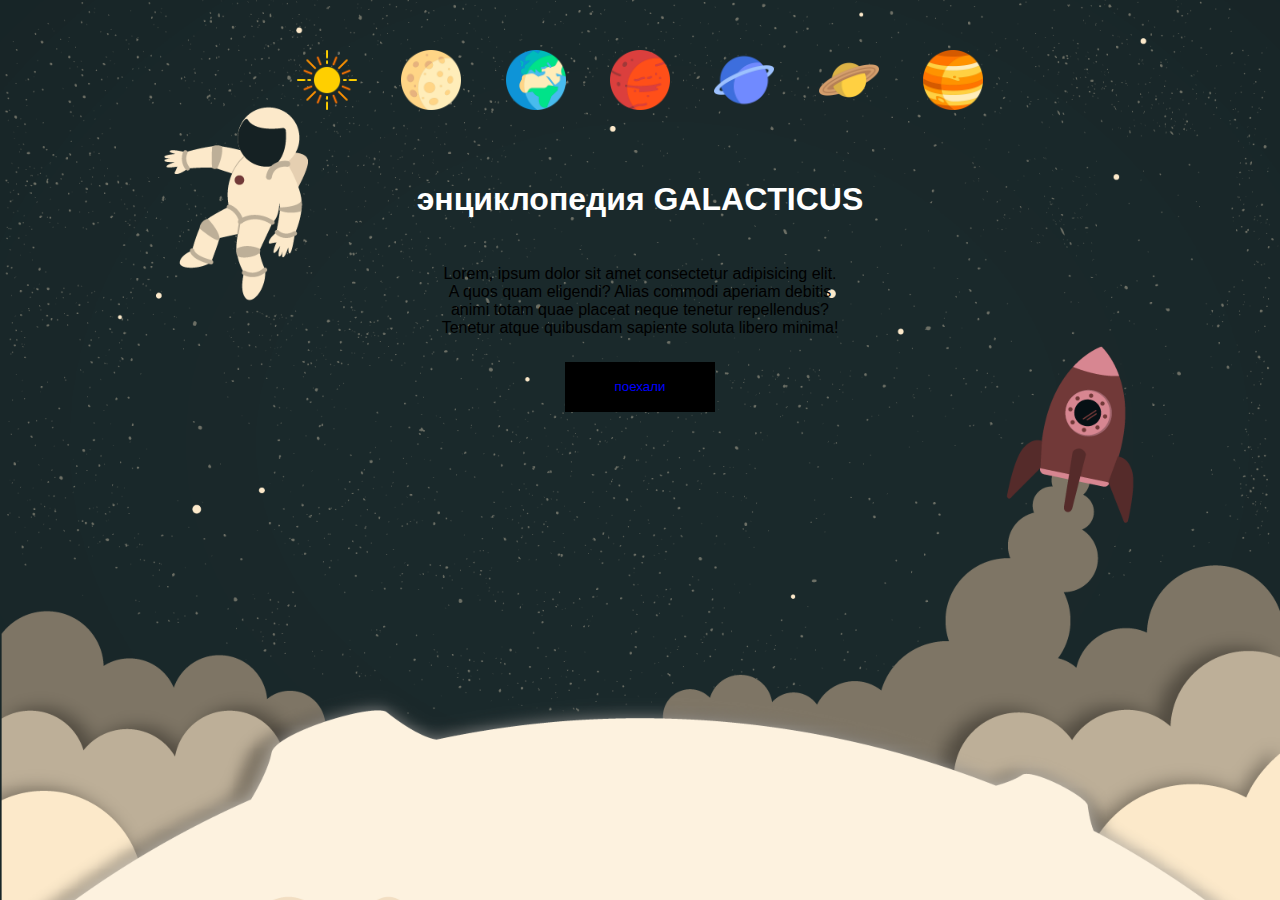
<file: index.html>
<!DOCTYPE html>
<html lang="en">

<head>
    <meta charset="UTF-8">
    <meta name="viewport" content="width=, initial-scale=1.0">
    <meta http-equiv="X-UA-Compatible" content="ie=edge">
    <title>GALACTICUS</title>
    <link rel="stylesheet" href="styles.css">
    <script defer src="script.js"></script>
</head>

<body>
    <header>
        <nav>
            <li>
                <a href="sun.html">
                    <img src="img/icons/sun.png"></a>
            </li>
            <li>
                <a href="#">
                    <img src="img/icons/moon.png"></a>
            </li>
            <li>
                <a href="#">
                    <img src="img/icons/planet-earth.png"></a>
            </li>
            <li>
                <a href="#">
                    <img src="img/icons/mars.png"></a>
            </li>
            <li>
                <a href="#">
                    <img src="img/icons/uranus.png"></a>
            </li>
            <li>
                <a href="#">
                    <img src="img/icons/saturn.png"></a>
            </li>
            <li>
                <a href="#">
                    <img src="img/icons/jupiter.png"></a>
            </li>
        </nav>
        <header>
            <main>
                <h1>
                    энциклопедия GALACTICUS
                </h1>
                <p>
                    Lorem, ipsum dolor sit amet consectetur adipisicing elit. A quos quam eligendi? Alias commodi aperiam debitis animi totam quae placeat neque tenetur repellendus? Tenetur atque quibusdam sapiente soluta libero minima!
                </p>
                <button onclick="run()">поехали</button>
            </main>

</body>

</html>
</file>
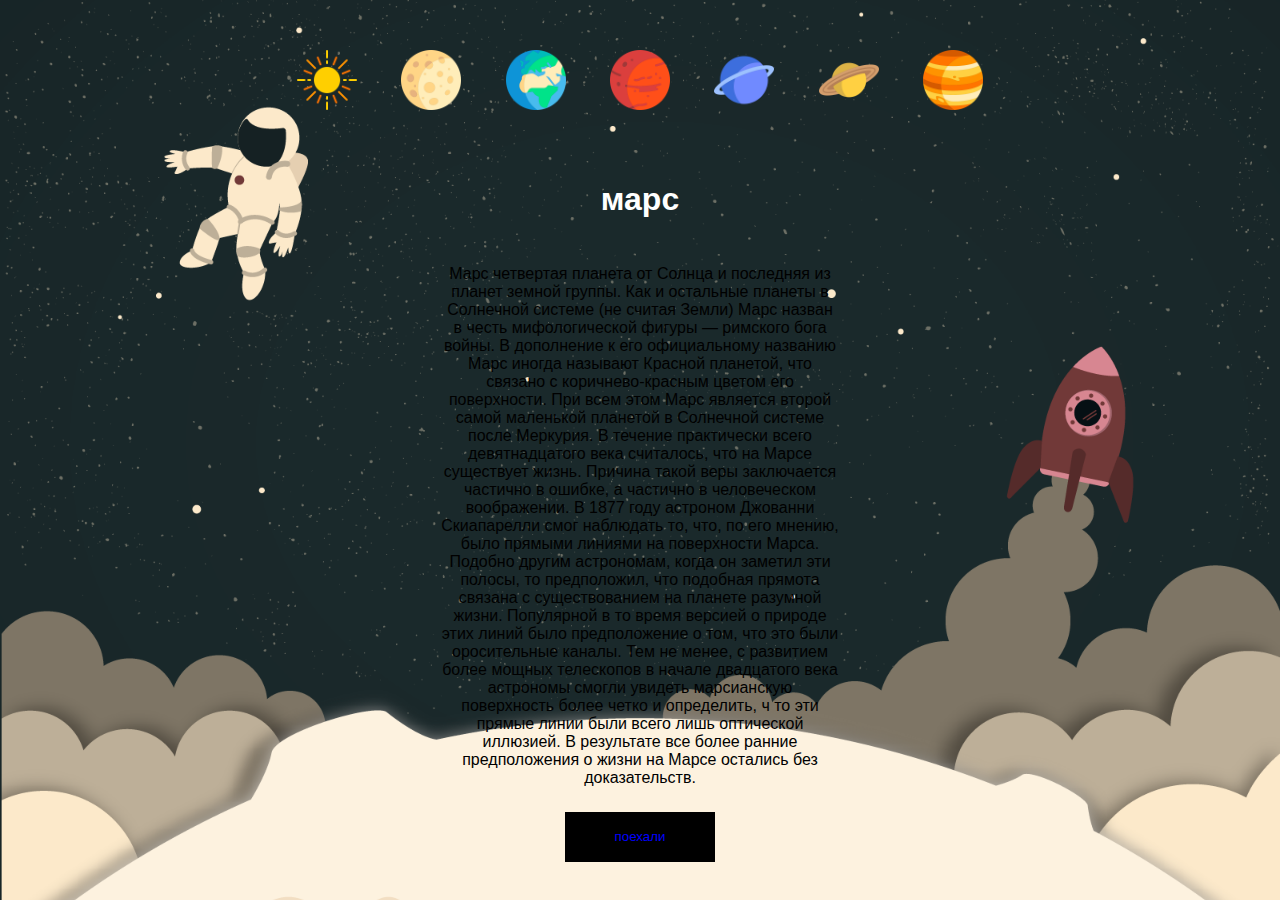
<file: mars.html>
<!DOCTYPE html>
<html lang="en">

<head>
    <meta charset="UTF-8">
    <meta name="viewport" content="width=, initial-scale=1.0">
    <meta http-equiv="X-UA-Compatible" content="ie=edge">
    <title>GALACTICUS</title>
    <link rel="stylesheet" href="styles.css">
</head>

<body>
    <header>
        <nav>
            <li>
                <a href="sun.html">
                    <img src="img/icons/sun.png"></a>
            </li>
            <li>
                <a href="moon.html">
                    <img src="img/icons/moon.png"></a>
            </li>
            <li>
                <a href="mars.html">
                    <img src="img/icons/planet-earth.png"></a>
            </li>
            <li>
                <a href="uran.html">
                    <img src="img/icons/mars.png"></a>
            </li>
            <li>
                <a href="upiter.html">
                    <img src="img/icons/uranus.png"></a>
            </li>
            <li>
                <a href="vinera.html">
                    <img src="img/icons/saturn.png"></a>
            </li>
            <li>
                <a href="#">
                    <img src="img/icons/jupiter.png"></a>
            </li>
        </nav>
        <header>
            <main>
                <h1>
                    марс
                </h1>
                <p>
                    Марс четвертая планета от Солнца и последняя из планет земной группы. Как и остальные планеты в Солнечной системе (не считая Земли) Марс назван в честь мифологической фигуры — римского бога войны. В дополнение к его официальному названию Марс иногда называют
                    Красной планетой, что связано с коричнево-красным цветом его поверхности. При всем этом Марс является второй самой маленькой планетой в Солнечной системе после Меркурия. В течение практически всего девятнадцатого века считалось, что
                    на Марсе существует жизнь. Причина такой веры заключается частично в ошибке, а частично в человеческом воображении. В 1877 году астроном Джованни Скиапарелли смог наблюдать то, что, по его мнению, было прямыми линиями на поверхности
                    Марса. Подобно другим астрономам, когда он заметил эти полосы, то предположил, что подобная прямота связана с существованием на планете разумной жизни. Популярной в то время версией о природе этих линий было предположение о том, что
                    это были оросительные каналы. Тем не менее, с развитием более мощных телескопов в начале двадцатого века астрономы смогли увидеть марсианскую поверхность более четко и определить, ч то эти прямые линии были всего лишь оптической иллюзией.
                    В результате все более ранние предположения о жизни на Марсе остались без доказательств.
                </p>
                <button>поехали</button>
            </main>

</body>

</html>
</file>
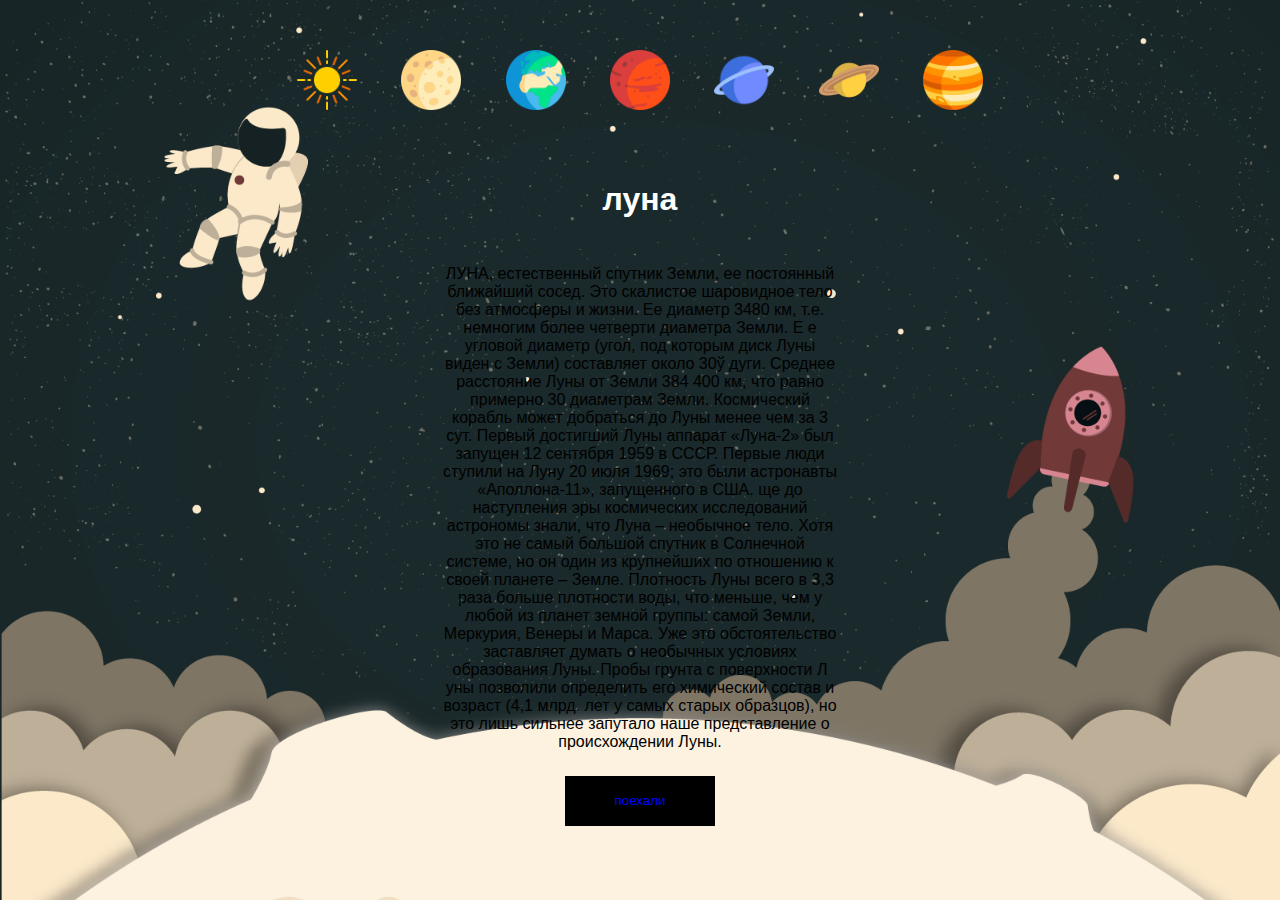
<file: moon.html>
<!DOCTYPE html>
<html lang="en">

<head>
    <meta charset="UTF-8">
    <meta name="viewport" content="width=, initial-scale=1.0">
    <meta http-equiv="X-UA-Compatible" content="ie=edge">
    <title>GALACTICUS</title>
    <link rel="stylesheet" href="styles.css">
</head>

<body>
    <header>
        <nav>
            <li>
                <a href="sun.html">
                    <img src="img/icons/sun.png"></a>
            </li>
            <li>
                <a href="moon.html">
                    <img src="img/icons/moon.png"></a>
            </li>
            <li>
                <a href="mars.html">
                    <img src="img/icons/planet-earth.png"></a>
            </li>
            <li>
                <a href="uran.html">
                    <img src="img/icons/mars.png"></a>
            </li>
            <li>
                <a href="upiter.html">
                    <img src="img/icons/uranus.png"></a>
            </li>
            <li>
                <a href="vinera.html">
                    <img src="img/icons/saturn.png"></a>
            </li>
            <li>
                <a href="#">
                    <img src="img/icons/jupiter.png"></a>
            </li>
        </nav>
        <header>
            <main>
                <h1>
                    луна
                </h1>
                <p>
                    ЛУНА, естественный спутник Земли, ее постоянный ближайший сосед. Это скалистое шаровидное тело без атмосферы и жизни. Ее диаметр 3480 км, т.е. немногим более четверти диаметра Земли. Е е угловой диаметр (угол, под которым диск Луны виден с Земли) составляет
                    около 30ў дуги. Среднее расстояние Луны от Земли 384 400 км, что равно примерно 30 диаметрам Земли. Космический корабль может добраться до Луны менее чем за 3 сут. Первый достигший Луны аппарат «Луна-2» был запущен 12 сентября 1959
                    в СССР. Первые люди ступили на Луну 20 июля 1969; это были астронавты «Аполлона-11», запущенного в США. ще до наступления эры космических исследований астрономы знали, что Луна – необычное тело. Хотя это не самый большой спутник в
                    Солнечной системе, но он один из крупнейших по отношению к своей планете – Земле. Плотность Луны всего в 3,3 раза больше плотности воды, что меньше, чем у любой из планет земной группы: самой Земли, Меркурия, Венеры и Марса. Уже это
                    обстоятельство заставляет думать о необычных условиях образования Луны. Пробы грунта с поверхности Л уны позволили определить его химический состав и возраст (4,1 млрд. лет у самых старых образцов), но это лишь сильнее запутало наше
                    представление о происхождении Луны.


                </p>
                <button>поехали</button>
            </main>

</body>

</html>
</file>
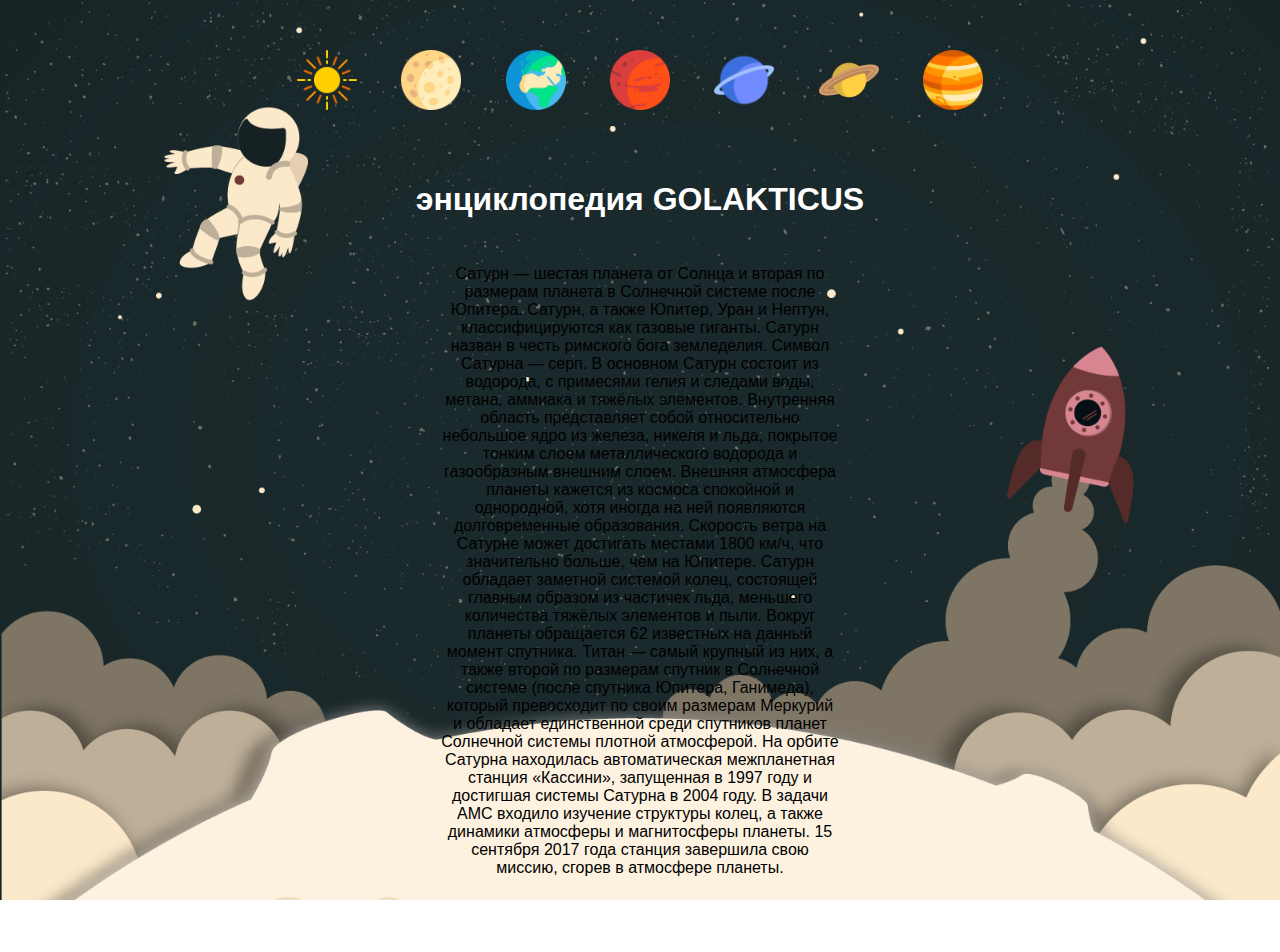
<file: saturn.html>
<!DOCTYPE html>
<html lang="en">

<head>
    <meta charset="UTF-8">
    <meta name="viewport" content="width=, initial-scale=1.0">
    <meta http-equiv="X-UA-Compatible" content="ie=edge">
    <title>GALACTICUS</title>
    <link rel="stylesheet" href="styles.css">
</head>

<body>
    <header>
        <nav>
            <li>
                <a href="sun.html">
                    <img src="img/icons/sun.png"></a>
            </li>
            <li>
                <a href="#">
                    <img src="img/icons/moon.png"></a>
            </li>
            <li>
                <a href="#">
                    <img src="img/icons/planet-earth.png"></a>
            </li>
            <li>
                <a href="#">
                    <img src="img/icons/mars.png"></a>
            </li>
            <li>
                <a href="#">
                    <img src="img/icons/uranus.png"></a>
            </li>
            <li>
                <a href="#">
                    <img src="img/icons/saturn.png"></a>
            </li>
            <li>
                <a href="#">
                    <img src="img/icons/jupiter.png"></a>
            </li>
        </nav>
        <header>
            <main>
                <h1>
                    энциклопедия GOLAKTICUS
                </h1>
                <p>
                    Сатурн — шестая планета от Солнца и вторая по размерам планета в Солнечной системе после Юпитера. Сатурн, а также Юпитер, Уран и Нептун, классифицируются как газовые гиганты. Сатурн назван в честь римского бога земледелия. Символ Сатурна — серп. В основном
                    Сатурн состоит из водорода, с примесями гелия и следами воды, метана, аммиака и тяжёлых элементов. Внутренняя область представляет собой относительно небольшое ядро из железа, никеля и льда, покрытое тонким слоем металлического водорода
                    и газообразным внешним слоем. Внешняя атмосфера планеты кажется из космоса спокойной и однородной, хотя иногда на ней появляются долговременные образования. Скорость ветра на Сатурне может достигать местами 1800 км/ч, что значительно
                    больше, чем на Юпитере. Сатурн обладает заметной системой колец, состоящей главным образом из частичек льда, меньшего количества тяжёлых элементов и пыли. Вокруг планеты обращается 62 известных на данный момент спутника. Титан — самый
                    крупный из них, а также второй по размерам спутник в Солнечной системе (после спутника Юпитера, Ганимеда), который превосходит по своим размерам Меркурий и обладает единственной среди спутников планет Солнечной системы плотной атмосферой.
                    На орбите Сатурна находилась автоматическая межпланетная станция «Кассини», запущенная в 1997 году и достигшая системы Сатурна в 2004 году. В задачи АМС входило изучение структуры колец, а также динамики атмосферы и магнитосферы планеты.
                    15 сентября 2017 года станция завершила свою миссию, сгорев в атмосфере планеты.
                </p>
                <button>поехали</button>
            </main>

</body>

</html>
</file>
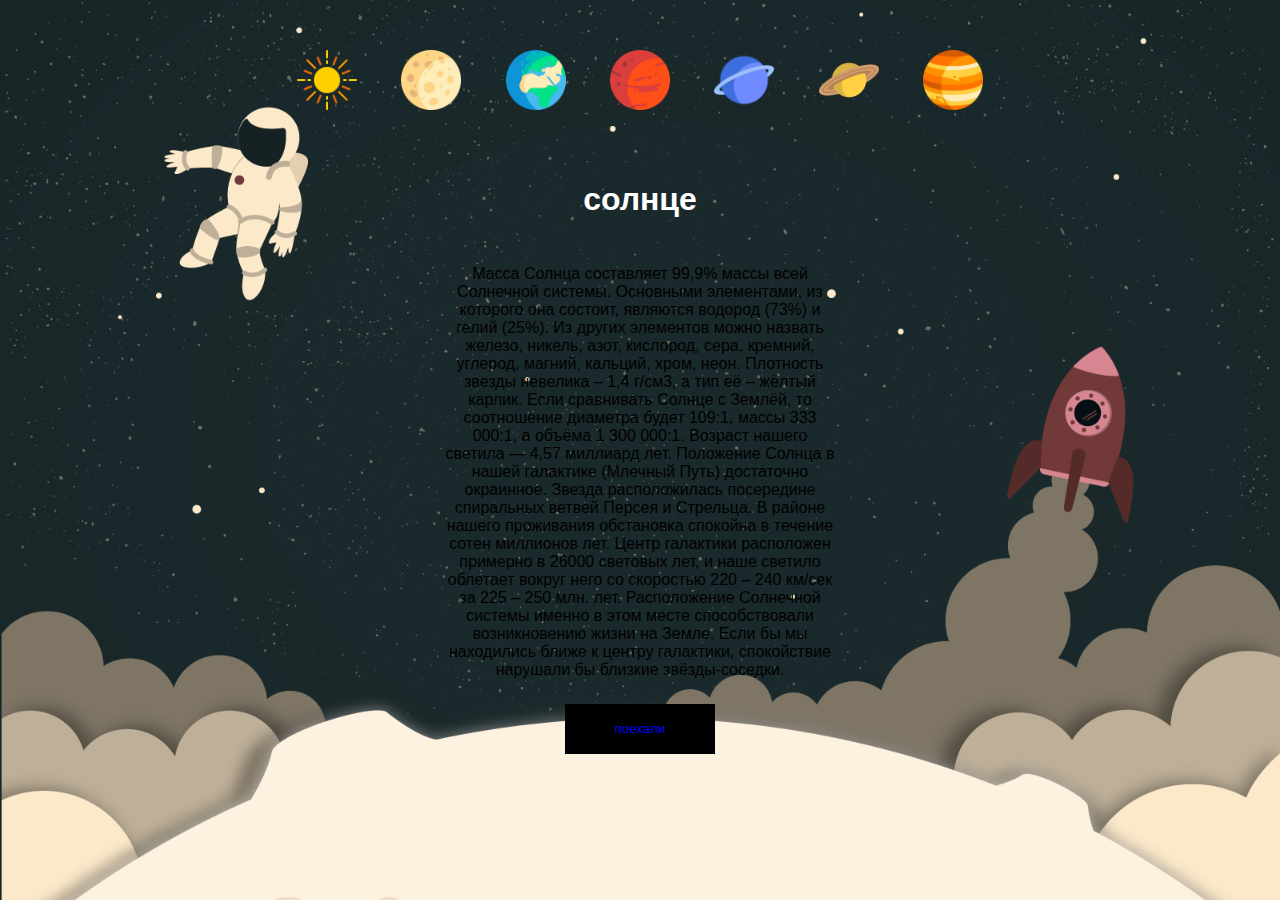
<file: sun.html>
<!DOCTYPE html>
<html lang="en">

<head>
    <meta charset="UTF-8">
    <meta name="viewport" content="width=, initial-scale=1.0">
    <meta http-equiv="X-UA-Compatible" content="ie=edge">
    <title>GALACTICUS</title>
    <link rel="stylesheet" href="styles.css">
</head>

<body>
    <header>
        <nav>
            <li>
                <a href="sun.html">
                    <img src="img/icons/sun.png"></a>
            </li>
            <li>
                <a href="moon.html">
                    <img src="img/icons/moon.png"></a>
            </li>
            <li>
                <a href="mars.html">
                    <img src="img/icons/planet-earth.png"></a>
            </li>
            <li>
                <a href="uran.html">
                    <img src="img/icons/mars.png"></a>
            </li>
            <li>
                <a href="upiter.html">
                    <img src="img/icons/uranus.png"></a>
            </li>
            <li>
                <a href="vinera.html">
                    <img src="img/icons/saturn.png"></a>
            </li>
            <li>
                <a href="#">
                    <img src="img/icons/jupiter.png"></a>
            </li>
        </nav>
        <header>
            <main>
                <h1>
                    солнце
                </h1>
                <p>
                    Масса Солнца составляет 99,9% массы всей Солнечной системы. Основными элементами, из которого она состоит, являются водород (73%) и гелий (25%). Из других элементов можно назвать железо, никель, азот, кислород, сера, кремний, углерод, магний, кальций,
                    хром, неон. Плотность звезды невелика – 1,4 г/см3, а тип её – жёлтый карлик. Если сравнивать Солнце с Землёй, то соотношение диаметра будет 109:1, массы 333 000:1, а объёма 1 300 000:1. Возраст нашего светила — 4,57 миллиард лет. Положение
                    Солнца в нашей галактике (Млечный Путь) достаточно окраинное. Звезда расположилась посередине спиральных ветвей Персея и Стрельца. В районе нашего проживания обстановка спокойна в течение сотен миллионов лет. Центр галактики расположен
                    примерно в 26000 световых лет, и наше светило облетает вокруг него со скоростью 220 – 240 км/сек за 225 – 250 млн. лет. Расположение Солнечной системы именно в этом месте способствовали возникновению жизни на Земле. Если бы мы находились
                    ближе к центру галактики, спокойствие нарушали бы близкие звёзды-соседки.
                </p>
                <button>поехали</button>
            </main>

</body>

</html>
</file>
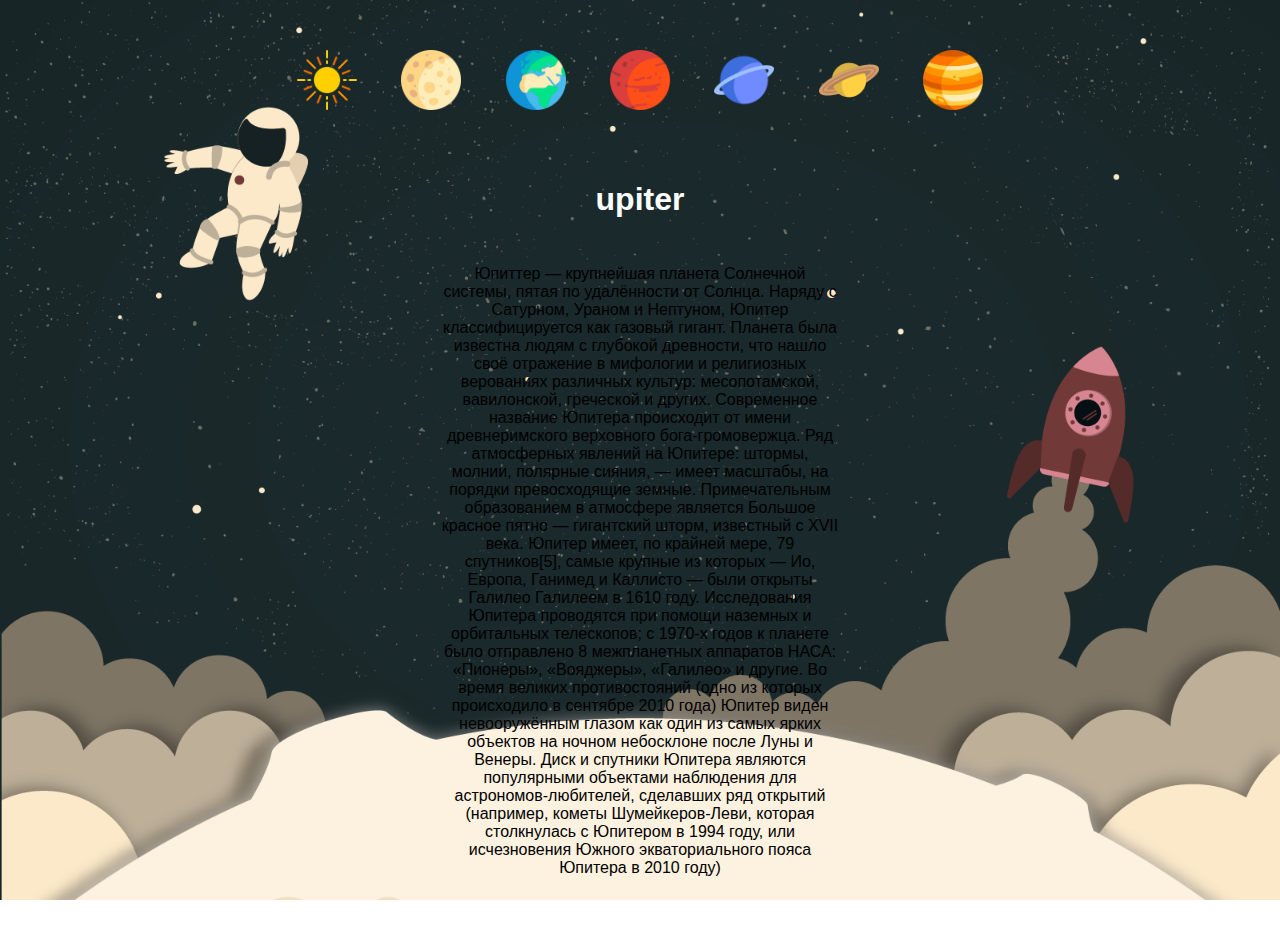
<file: upiter.html>
<!DOCTYPE html>
<html lang="en">

<head>
    <meta charset="UTF-8">
    <meta name="viewport" content="width=, initial-scale=1.0">
    <meta http-equiv="X-UA-Compatible" content="ie=edge">
    <title>GALACTICUS</title>
    <link rel="stylesheet" href="styles.css">
</head>

<body>
    <header>
        <nav>
            <li>
                <a href="sun.html">
                    <img src="img/icons/sun.png"></a>
            </li>
            <li>
                <a href="moon.html">
                    <img src="img/icons/moon.png"></a>
            </li>
            <li>
                <a href="mars.html">
                    <img src="img/icons/planet-earth.png"></a>
            </li>
            <li>
                <a href="uran.html">
                    <img src="img/icons/mars.png"></a>
            </li>
            <li>
                <a href="upiter.html">
                    <img src="img/icons/uranus.png"></a>
            </li>
            <li>
                <a href="vinera.html">
                    <img src="img/icons/saturn.png"></a>
            </li>
            <li>
                <a href="#">
                    <img src="img/icons/jupiter.png"></a>
            </li>
        </nav>
        <header>
            <main>
                <h1>
                    upiter
                </h1>
                <p>
                    Юпиттер — крупнейшая планета Солнечной системы, пятая по удалённости от Солнца. Наряду с Сатурном, Ураном и Нептуном, Юпитер классифицируется как газовый гигант. Планета была известна людям с глубокой древности, что нашло своё отражение в мифологии и
                    религиозных верованиях различных культур: месопотамской, вавилонской, греческой и других. Современное название Юпитера происходит от имени древнеримского верховного бога-громовержца. Ряд атмосферных явлений на Юпитере: штормы, молнии,
                    полярные сияния, — имеет масштабы, на порядки превосходящие земные. Примечательным образованием в атмосфере является Большое красное пятно — гигантский шторм, известный с XVII века. Юпитер имеет, по крайней мере, 79 спутников[5], самые
                    крупные из которых — Ио, Европа, Ганимед и Каллисто — были открыты Галилео Галилеем в 1610 году. Исследования Юпитера проводятся при помощи наземных и орбитальных телескопов; с 1970-х годов к планете было отправлено 8 межпланетных
                    аппаратов НАСА: «Пионеры», «Вояджеры», «Галилео» и другие. Во время великих противостояний (одно из которых происходило в сентябре 2010 года) Юпитер виден невооружённым глазом как один из самых ярких объектов на ночном небосклоне после
                    Луны и Венеры. Диск и спутники Юпитера являются популярными объектами наблюдения для астрономов-любителей, сделавших ряд открытий (например, кометы Шумейкеров-Леви, которая столкнулась с Юпитером в 1994 году, или исчезновения Южного
                    экваториального пояса Юпитера в 2010 году)
                </p>
                <button>поехали</button>
            </main>

</body>

</html>
</file>
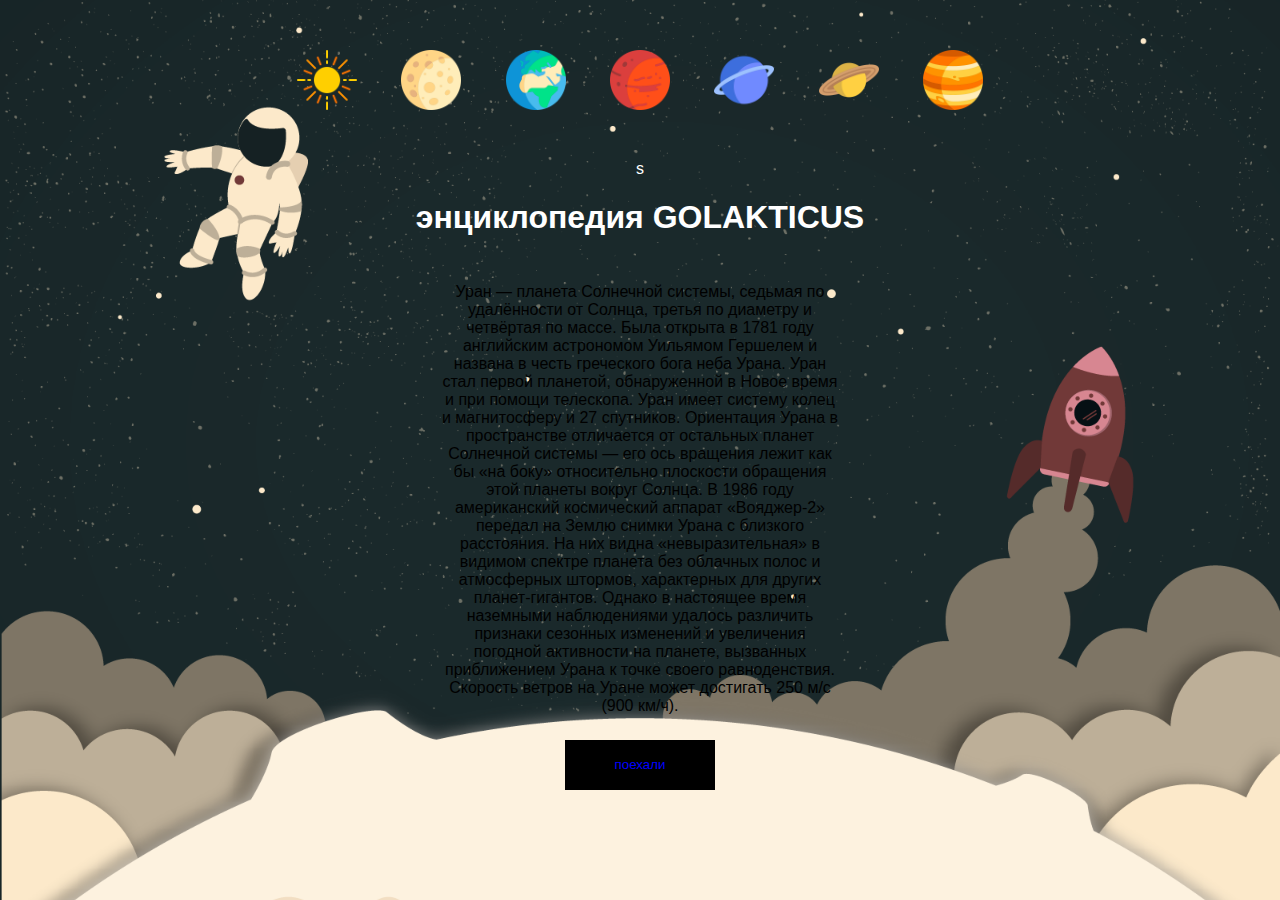
<file: uran.html>
<!DOCTYPE html>
<html lang="en">

<head>
    <meta charset="UTF-8">
    <meta name="viewport" content="width=, initial-scale=1.0">
    <meta http-equiv="X-UA-Compatible" content="ie=edge">
    <title>GALACTICUS</title>
    <link rel="stylesheet" href="styles.css">
</head>

<body>
    <header>
        <nav>
            <li>
                <a href="sun.html">
                    <img src="img/icons/sun.png"></a>
            </li>
            <li>
                <a href="moon.html">
                    <img src="img/icons/moon.png"></a>
            </li>
            <li>
                <a href="mars.html">
                    <img src="img/icons/planet-earth.png"></a>
            </li>
            <li>
                <a href="uran.html">
                    <img src="img/icons/mars.png"></a>
            </li>
            <li>
                <a href="upiter.html">
                    <img src="img/icons/uranus.png"></a>
            </li>
            <li>
                <a href="vinera.html">
                    <img src="img/icons/saturn.png"></a>
            </li>
            <li>
                <a href="#">
                    <img src="img/icons/jupiter.png"></a>
            </li>
        </nav>s
        <header>
            <main>
                <h1>
                    энциклопедия GOLAKTICUS
                </h1>
                <p>
                    Уран — планета Солнечной системы, седьмая по удалённости от Солнца, третья по диаметру и четвёртая по массе. Была открыта в 1781 году английским астрономом Уильямом Гершелем и названа в честь греческого бога неба Урана. Уран стал первой планетой, обнаруженной
                    в Новое время и при помощи телескопа. Уран имеет систему колец и магнитосферу и 27 спутников. Ориентация Урана в пространстве отличается от остальных планет Солнечной системы — его ось вращения лежит как бы «на боку» относительно плоскости
                    обращения этой планеты вокруг Солнца. В 1986 году американский космический аппарат «Вояджер-2» передал на Землю снимки Урана с близкого расстояния. На них видна «невыразительная» в видимом спектре планета без облачных полос и атмосферных
                    штормов, характерных для других планет-гигантов. Однако в настоящее время наземными наблюдениями удалось различить признаки сезонных изменений и увеличения погодной активности на планете, вызванных приближением Урана к точке своего
                    равноденствия. Скорость ветров на Уране может достигать 250 м/с (900 км/ч).
                </p>
                <button>поехали</button>
            </main>

</body>

</html>
</file>
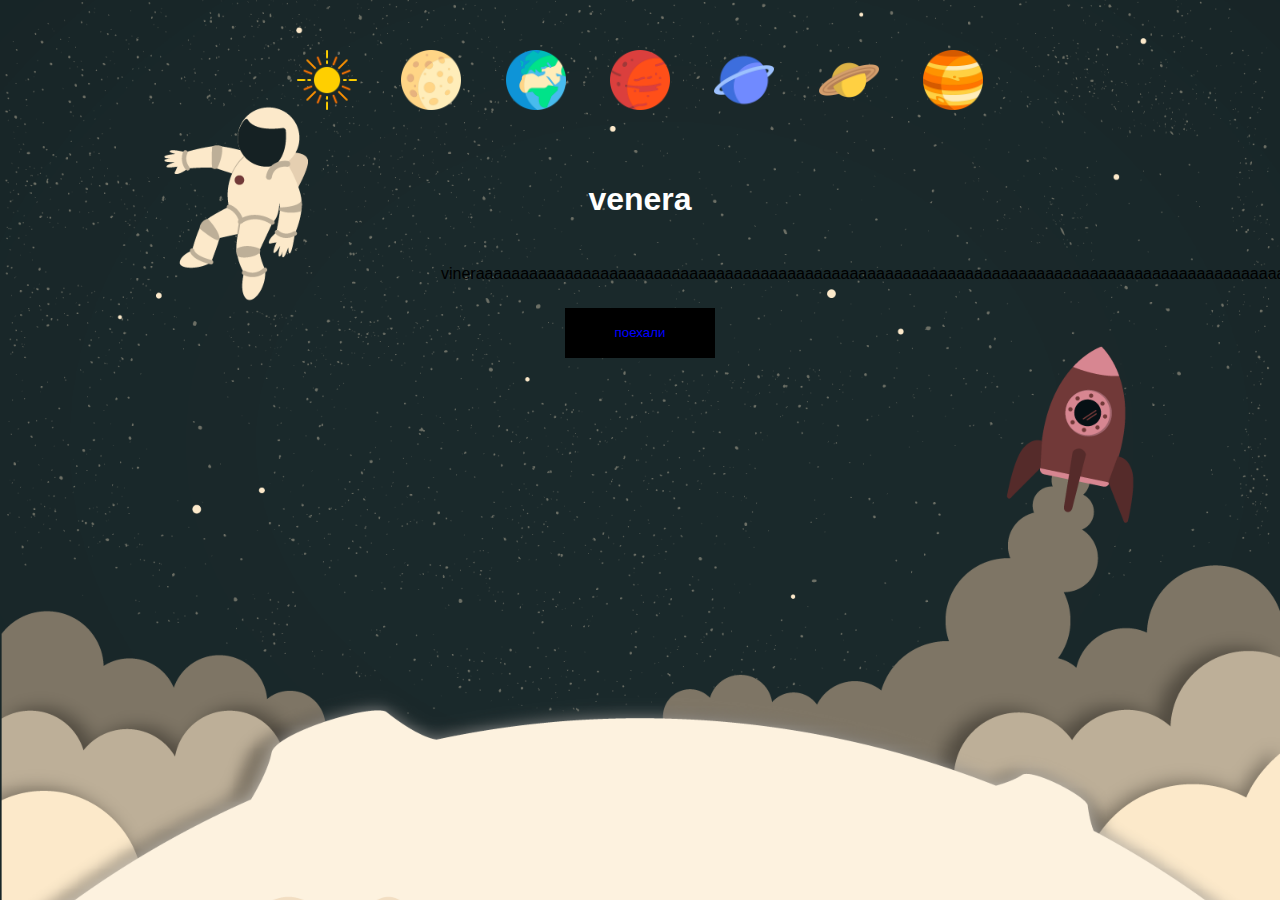
<file: vinera.html>
<!DOCTYPE html>
<html lang="en">

<head>
    <meta charset="UTF-8">
    <meta name="viewport" content="width=, initial-scale=1.0">
    <meta http-equiv="X-UA-Compatible" content="ie=edge">
    <title>GALACTICUS</title>
    <link rel="stylesheet" href="styles.css">
</head>

<body>
    <header>
        <nav>
            <li>
                <a href="sun.html">
                    <img src="img/icons/sun.png"></a>
            </li>
            <li>
                <a href="moon.html">
                    <img src="img/icons/moon.png"></a>
            </li>
            <li>
                <a href="mars.html">
                    <img src="img/icons/planet-earth.png"></a>
            </li>
            <li>
                <a href="uran.html">
                    <img src="img/icons/mars.png"></a>
            </li>
            <li>
                <a href="upiter.html">
                    <img src="img/icons/uranus.png"></a>
            </li>
            <li>
                <a href="vinera.html">
                    <img src="img/icons/saturn.png"></a>
            </li>
            <li>
                <a href="#">
                    <img src="img/icons/jupiter.png"></a>
            </li>
        </nav>
        <header>
            <main>
                <h1>
                    venera
                </h1>
                <p>
                    vineraaaaaaaaaaaaaaaaaaaaaaaaaaaaaaaaaaaaaaaaaaaaaaaaaaaaaaaaaaaaaaaaaaaaaaaaaaaaaaaaaaaaaaaaaaaaaaaaaaaaaaaaaaaaaaaaaaaaaaaaaaaaaaaaaaaaaaaaaaaaaaaaaaaaaaaaaaaaaaaaaaaaaaaaaaaaaaaaaaaaaaa
                </p>
                <button>поехали</button>
            </main>

</body>

</html>
</file>
<file: styles.css>
html,
body {
    margin: 0;
    font-family: sans-serif;
    overflow: hidden;
}

* {
    box-sizing: border-box;
}

body {
    height: 100vh;
    background: url(img/space.png) no-repeat center;
    background-size: cover;
    color: white;
    text-align: center;
}

li {
    height: 80px;
    width: 80px;
    display: inline-block;
    margin: 40px 10px
}

img {
    height: 80px;
    width: 80px;
    padding: 10px;
    transition: all 999ms ease;
}

img:hover {
    padding: 0
}

button {
    border: 2px saddlebrown;
    height: 50px;
    width: 150px;
    color: blue;
    background-color: black;
}

p {
    width: 35%;
    color: black;
    margin: 0 auto;
    padding: 25px;
}
</file>
